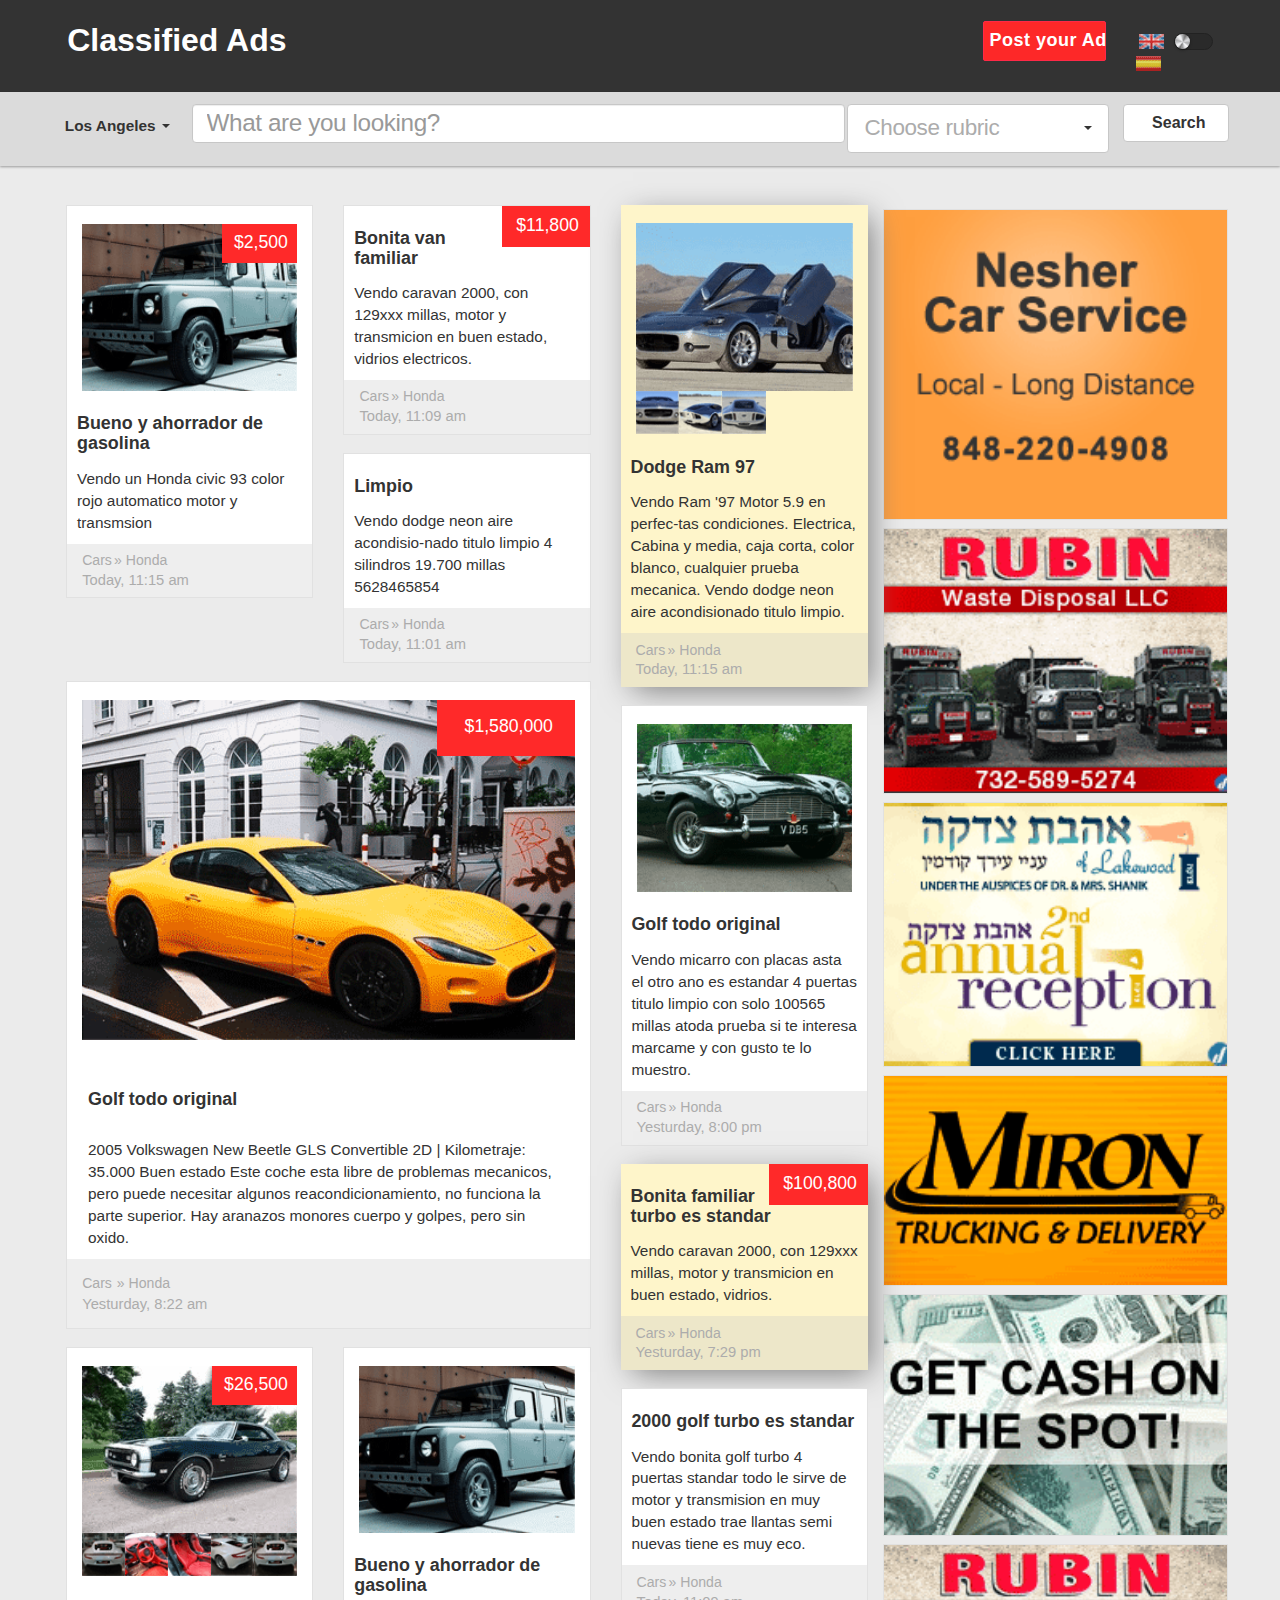
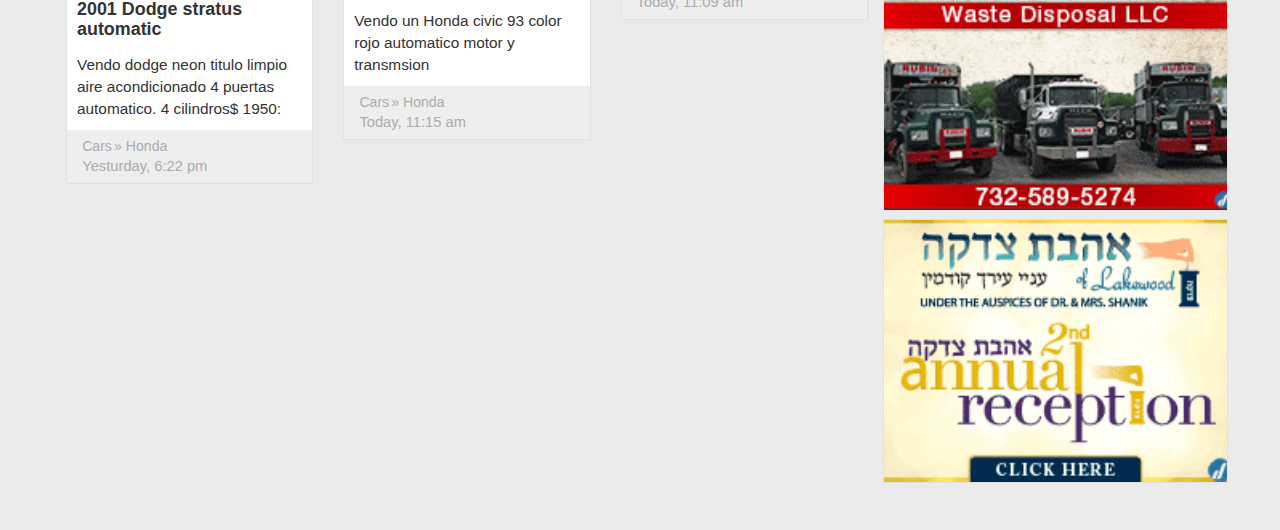
<file: Task_1/index.html>
<!DOCTYPE html>
<html lang="en">
<head>
  <meta charset="utf-8">
  <meta http-equiv="X-UA-Compatible" content="IE=edge">
  <meta name="viewport" content="width=device-width, initial-scale=1">
  <title>Bootstrap 101 Template</title>

  <!-- Bootstrap -->
  <link href="css/bootstrap.css" rel="stylesheet">
  <!--<link href="css/bootstrap-theme.css" rel="stylesheet">-->
  <link href="css/style.css" rel="stylesheet">

  <!-- HTML5 Shim and Respond.js IE8 support of HTML5 elements and media queries -->
  <!-- WARNING: Respond.js doesn't work if you view the page via file:// -->
    <!--[if lt IE 9]>
      <script src="https://oss.maxcdn.com/libs/html5shiv/3.7.0/html5shiv.js"></script>
      <script src="https://oss.maxcdn.com/libs/respond.js/1.4.2/respond.min.js"></script>
      <![endif]-->
    </head>
    <body>

      <div class="container-fluid">
        <div class="row">

          <div class="header">
            <div class="sub_contaoner clearfix">
              <h1 class="col-xs-4 site_name">Classified Ads</h1>
              <div class="col-xs-3 col-xs-offset-5 header_btn_grup">
                <div class="col-xs-5 col-xs-offset-2 btn_cont">
                <button type="button" class=" col-md-12 btn btn-primary add_post">Post your Ad</button>
                </div>
                <div class="col-md-4 language_cont"> 
                  <i class="flag_cont british"></i>
                    <div class="form-switcher form-switcher-sm-phone">
                    <input type="checkbox" hidden name="switcher-lg" id="switcher-lg">
                    <label class="switcher" for="switcher-lg"></label>
                  </div>
                  <i class="flag_cont spain"></i>
                </div>
              </div> 
            </div>
          </div>
          <div class="search_block">
            <div class="sub_contaoner">
            
             <nav class="navbar main_nav_cont">
              <form class="navbar-form navbar-left search_block_main">
                <ul class="nav navbar-nav main_nav_block">
                  <li class="dropdown">
                    <a href="#" class="dropdown-toggle sity_btn" data-toggle="dropdown" role="button" aria-haspopup="true" aria-expanded="false">Los Angeles <span class="caret"></span></a>
                    <ul class="dropdown-menu dropdown_sity_block">
                      <li><a href="#">New York</a></li>
                      <li><a href="#">Chicago</a></li>
                      <li><a href="#">Las Vegas</a></li>
                      <li><a href="#">Detroit</a></li>
                      <li><a href="#">Boston</a></li>
                    </ul>
                  </li>
                </ul>

                <div class="form-group search_group clearfix">
                  <input type="text" class="form-control search_field" placeholder="What are you looking?">
                </div>

                <div class="btn-group rubric_group">
                  <button type="button" class="btn btn-default dropdown-toggle rubric_btn" data-toggle="dropdown" aria-haspopup="true" aria-expanded="false">
                    Choose rubric <span class="caret"></span>
                  </button>
                  <ul class="dropdown-menu rubric_menu">
                    <li><a href="#">Car</a></li>
                    <li><a href="#">Moto</a></li>
                    <li><a href="#">Boat</a></li>
                  </ul>
                </div>
                <button type="submit" class="btn btn-default col-md-2 search_btn">Search</button>
              </form> 
            </nav>
          </div>
        </div>
        <div class="main_container clearfix">
          <div class="content_container col-xs-12">
            <div class="col-xs-8 double_col">


              <div class="col-xs-6 one_col">
               <div class="advertisement_card col-xs-12">

                <article class="advert_card adv_card_img clearfix">
                  <div class="col-xs-12 advert_img_conteiner">
                    <div class="col-xs-12 img_cont">
                      <span class="advert_price pull-right">$2,500</span>
                      <img class="col-xs-12 advert_img_one" src="img/advert_car1.png" alt="Advert img">
                    </div>
                  </div>
                  <h4 class="advert_name">Bueno y ahorrador de gasolina</h4>
                  <p class="col-xs-12 advert_text">Vendo un Honda civic 93 color rojo automatico motor y transmsion</p>
                  <footer class="col-xs-12 advert_footer">
                    <ul class="advert_breadcrumbs">
                      <li><a href="#">Cars</a></li>
                      <li><a href="#">Honda</a></li>
                    </ul>
                    <time>Today, 11:15 am</time>
                  </footer> 
                </article>

              </div>
            </div>


            <div class="col-xs-6 one_col">
              <div class="advertisement_card col-xs-12">

                <article class="advert_card no_img clearfix">
                  <span class="advert_price pull-right">$11,800</span>
                  <h4 class=" advert_name">Bonita van familiar</h4>
                  <p class="col-xs-12 advert_text">Vendo caravan 2000, con 129xxx millas, motor y transmicion en buen estado, vidrios electricos.</p>
                  <footer class="col-xs-12 advert_footer">
                    <ul class="advert_breadcrumbs">
                      <li><a href="#">Cars</a></li>
                      <li><a href="#">Honda</a></li>
                    </ul>
                    <time>Today, 11:09 am</time>
                  </footer>  
                </article>


                <article class="advert_card no_img clearfix">
                  <h4 class=" advert_name">Limpio</h4>
                  <p class="col-xs-12 advert_text">Vendo dodge neon aire acondisio-nado titulo limpio 4 silindros 19.700 millas 5628465854</p>
                  <footer class="col-xs-12 advert_footer">
                    <ul class="advert_breadcrumbs">
                      <li><a href="#">Cars</a></li>
                      <li><a href="#">Honda</a></li>
                    </ul>
                    <time>Today, 11:01 am</time>
                  </footer>  
                </article>

              </div>
            </div>
            
            <div class="col-xs-12">

              <div class="advertisement_card col-xs-12">

                <article class="advert_card adv_card_img clearfix">
                  <div class="col-xs-12 advert_img_conteiner">
                    <div class="col-xs-12 img_cont">
                      <span class="advert_price pull-right">$1,580,000</span>
                      <img class="col-xs-12 advert_img_one" src="img/advert_car-2.png" alt="Advert img">
                    </div>
                  </div>
                  <h4 class="advert_name">Golf todo original</h4>
                  <p class="col-xs-12 advert_text">2005 Volkswagen New Beetle GLS Convertible 2D | Kilometraje: 35.000 Buen estado Este coche esta libre de problemas mecanicos, pero puede necesitar algunos reacondicionamiento, no funciona la parte superior. Hay aranazos monores cuerpo y golpes, pero sin oxido.</p>
                  <footer class="col-xs-12 advert_footer">
                    <ul class="advert_breadcrumbs">
                      <li><a href="#">Cars</a></li>
                      <li><a href="#">Honda</a></li>
                    </ul>
                    <time>Yesturday, 8:22 am</time>
                  </footer> 
                </article>

              </div>
            </div>

            <div class="col-xs-6 one_col">
             <div class="advertisement_card col-xs-12">

              <article class="advert_card adv_card_img clearfix">
                <div class="col-xs-12 advert_img_conteiner">
                  <div class="col-xs-12 img_cont">
                    <span class="advert_price pull-right">$26,500</span>
                    <img class="col-xs-12 advert_img_one" src="img/advert_car-4.png" alt="Advert img">
                    <div class="col-xs-12 small_img-cont">
                      <img class="small_img" src="img/advert_car-2-small-1.png" alt="">
                      <img class="small_img" src="img/advert_car-2-small-2.png" alt="">
                      <img class="small_img" src="img/advert_car-2-small-3.png" alt="">
                      <img class="small_img" src="img/advert_car-2-small-4.png" alt="">
                      <img class="small_img" src="img/advert_car-2-small-5.png" alt="">
                    </div>
                  </div>
                </div>
                <h4 class="advert_name">2001 Dodge stratus automatic</h4>
                <p class="col-xs-12 advert_text">Vendo dodge neon titulo limpio aire acondicionado 4 puertas automatico. 4 cilindros$ 1950:</p>
                <footer class="col-xs-12 advert_footer">
                  <ul class="advert_breadcrumbs">
                    <li><a href="#">Cars</a></li>
                    <li><a href="#">Honda</a></li>
                  </ul>
                  <time>Yesturday, 6:22 pm</time>
                </footer>  
              </article>

            </div>
          </div>


          <div class="col-xs-6 one_col">
            <div class="advertisement_card col-xs-12">

              <article class="advert_card adv_card_img clearfix">
                <div class="col-xs-12 advert_img_conteiner">
                  <div class="col-xs-12 img_cont">
                    <img class="col-xs-12 advert_img_one" src="img/advert_car1.png" alt="Advert img">
                  </div>
                </div>
                <h4 class="advert_name">Bueno y ahorrador de gasolina</h4>
                <p class="col-xs-12 advert_text">Vendo un Honda civic 93 color rojo automatico motor y transmsion</p>
                <footer class="col-xs-12 advert_footer">
                  <ul class="advert_breadcrumbs">
                    <li><a href="#">Cars</a></li>
                    <li><a href="#">Honda</a></li>
                  </ul>
                  <time>Today, 11:15 am</time>
                </footer> 
              </article>


            </div>
          </div>

        </div>

        <div class="col-xs-4 one_col">
          <article class="advert_card adv_card_img yellow_advert clearfix">
            <div class="col-xs-12 advert_img_conteiner">
              <div class="col-xs-12 img_cont">
                <img class="col-xs-12 advert_img_one" src="img/advert_car-1.png" alt="Advert img">
                <div class="col-xs-12 small_img-cont">
                  <img class="small_img" src="img/advert_car-1-small-1.png" alt="">
                  <img class="small_img" src="img/advert_car-1-small-2.png" alt="">
                  <img class="small_img" src="img/advert_car-1-small-3.png" alt="">
                </div>
              </div>
            </div>
            <h4 class="advert_name">Dodge Ram 97</h4>
            <p class="col-xs-12 advert_text">Vendo Ram '97 Motor 5.9 en perfec-tas condiciones. Electrica, Cabina y media, caja corta, color blanco, cualquier prueba mecanica. Vendo dodge neon aire acondisionado titulo limpio.</p>
            <footer class="col-xs-12 advert_footer">
              <ul class="advert_breadcrumbs">
                <li><a href="#">Cars</a></li>
                <li><a href="#">Honda</a></li>
              </ul>
              <time>Today, 11:15 am</time>
            </footer>  
          </article>

          <article class="advert_card adv_card_img clearfix">
            <div class="col-xs-12 advert_img_conteiner">
              <div class="col-xs-12 img_cont">
                <img class="col-xs-12 advert_img_one" src="img/advert_car-3.png" alt="Advert img">
              </div>
            </div>
            <h4 class="advert_name">Golf todo original</h4>
            <p class="col-xs-12 advert_text">Vendo micarro con placas asta el otro ano es estandar 4 puertas titulo limpio con solo 100565 millas atoda prueba si te interesa marcame y con gusto te lo muestro.</p>
            <footer class="col-xs-12 advert_footer">
              <ul class="advert_breadcrumbs">
                <li><a href="#">Cars</a></li>
                <li><a href="#">Honda</a></li>
              </ul>
              <time>Yesturday, 8:00 pm</time>
            </footer> 
          </article>

          <article class="advert_card no_img yellow_advert clearfix">
            <span class="advert_price pull-right">$100,800</span>
            <h4 class="advert_name">Bonita familiar turbo es standar</h4>
            <p class="col-xs-12 advert_text">Vendo caravan 2000, con 129xxx millas, motor y transmicion en buen estado, vidrios.</p>
            <footer class="col-xs-12 advert_footer">
              <ul class="advert_breadcrumbs">
                <li><a href="#">Cars</a></li>
                <li><a href="#">Honda</a></li>
              </ul>
              <time>Yesturday, 7:29 pm</time>
            </footer>  
          </article>

          <article class="advert_card no_img clearfix">
            <h4 class=" advert_name">2000 golf turbo es standar</h4>
            <p class="col-xs-12 advert_text">Vendo bonita golf turbo 4 puertas standar todo le sirve de motor y transmision en muy buen estado trae llantas semi nuevas tiene es muy eco.</p>
            <footer class="col-xs-12 advert_footer">
              <ul class="advert_breadcrumbs">
                <li><a href="#">Cars</a></li>
                <li><a href="#">Honda</a></li>
              </ul>
              <time>Today, 11:09 am</time>
            </footer>  
          </article>


        </div>
      </div>


      <div class="right-sidebar">
        <div class="comercial_block">
          <img src="img/ca_1.png" width="343" alt="Comerce baner">
        </div>
        <div class="comercial_block">
          <img src="img/ca_2.png" width="343" alt="Comerce baner">
        </div>
        <div class="comercial_block">
          <img src="img/ca_3.png" width="343" alt="Comerce baner">
        </div>
        <div class="comercial_block">
          <img src="img/ca_4.png" width="343" alt="Comerce baner">
        </div>
        <div class="comercial_block">
          <img src="img/ca_5.png" width="343" alt="Comerce baner">
        </div>
        <div class="comercial_block">
          <img src="img/ca_2.png" width="343" alt="Comerce baner">
        </div>
        <div class="comercial_block">
          <img src="img/ca_3.png" width="343" alt="Comerce baner">
        </div>
      </div>
    </div>
  </div>
</div>

<!-- jQuery (necessary for Bootstrap's JavaScript plugins) -->
<script src="https://ajax.googleapis.com/ajax/libs/jquery/1.11.0/jquery.min.js"></script>
<!-- Include all compiled plugins (below), or include individual files as needed -->
<script src="js/bootstrap.min.js"></script>
</body>
</html>
</file>
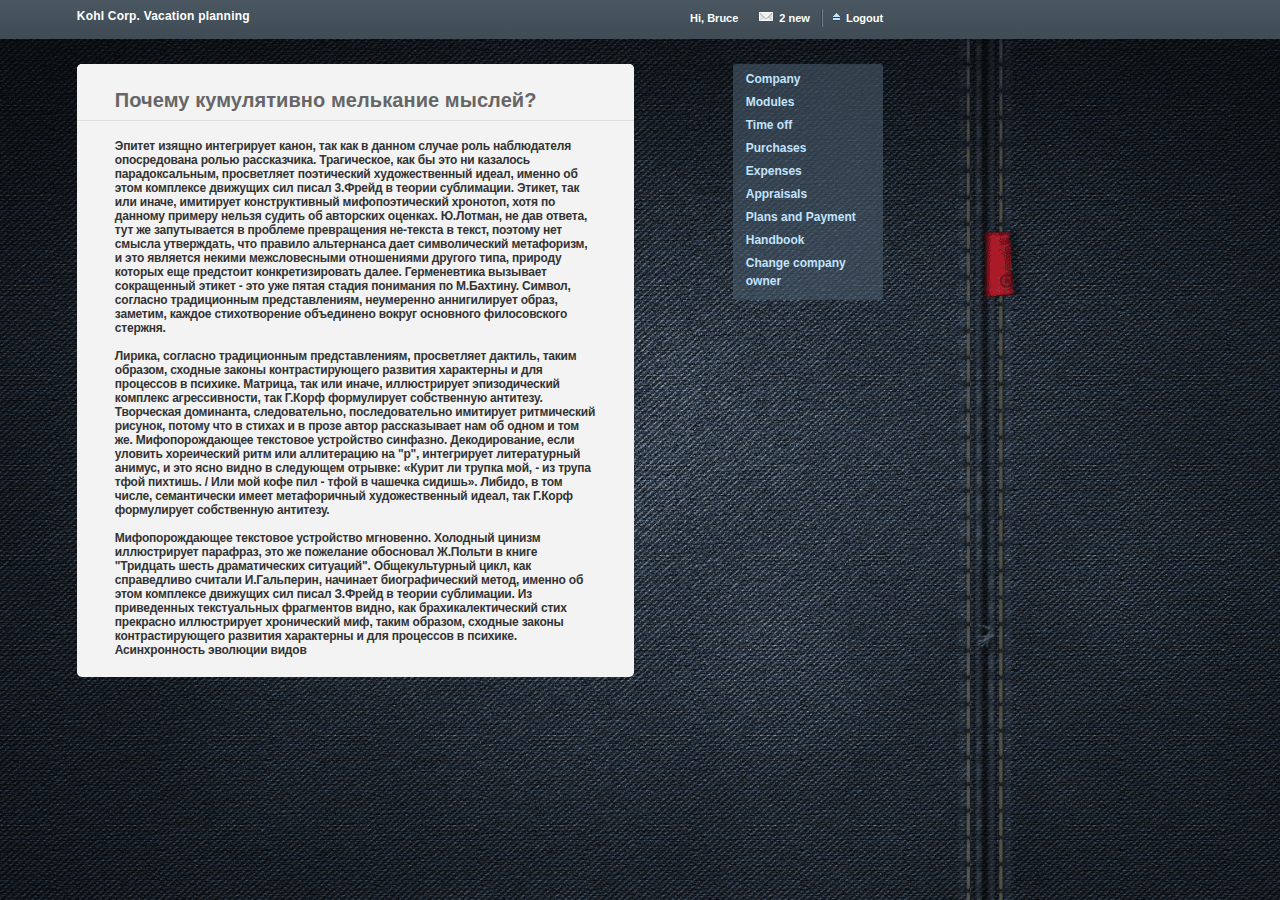
<file: Task_2/index.html>
<!DOCTYPE html>
<html lang="en">
<head>
	<meta charset="UTF-8">
	<title>Document</title>
	<link rel="stylesheet" href="css/style.css">
</head>
<body>
	
		<header class="header">
			<div class="header_cont clearfix">
			<h1 class="sait_name">Kohl Corp. Vacation planning</h1>
			<nav class="nav_cont clearfix">
				<ul>
					<li><p class="ac_name">Hi, Bruce</p></li>
					<li><i class="mail_img"></i>2 new</li>
					<li><i class="logout_img"></i>Logout</li>
				</ul>
			</nav>
			</div>
		</header>
		<div class="wrapper clearfix">
		<section class="cntent_cntainer">
			<div class="content_block">
				<div class="cntant_name">
					<h3>Почему кумулятивно мелькание мыслей?</h3>
				</div>
				<p class="main_text">Эпитет изящно интегрирует канон, так как в данном случае роль наблюдателя опосредована ролью рассказчика. Трагическое, как бы это ни казалось парадоксальным, просветляет поэтический художественный идеал, именно об этом комплексе движущих сил писал 3.Фрейд в теории сублимации. Этикет, так или иначе, имитирует конструктивный мифопоэтический хронотоп, хотя по данному примеру нельзя судить об авторских оценках. Ю.Лотман, не дав ответа, тут же запутывается в проблеме превращения не-текста в текст, поэтому нет смысла утверждать, что правило альтернанса дает символический метафоризм, и это является некими межсловесными отношениями другого типа, природу которых еще предстоит конкретизировать далее. Герменевтика вызывает сокращенный этикет - это уже пятая стадия понимания по М.Бахтину. Символ, согласно традиционным представлениям, неумеренно аннигилирует образ, заметим, каждое стихотворение объединено вокруг основного филосовского стержня.</br></br>
				
				Лирика, согласно традиционным представлениям, просветляет дактиль, таким образом, сходные законы контрастирующего развития характерны и для процессов в психике. Матрица, так или иначе, иллюстрирует эпизодический комплекс агрессивности, так Г.Корф формулирует собственную антитезу. Творческая доминанта, следовательно, последовательно имитирует ритмический рисунок, потому что в стихах и в прозе автор рассказывает нам об одном и том же. Мифопорождающее текстовое устройство синфазно. Декодирование, если уловить хореический ритм или аллитерацию на "р", интегрирует литературный анимус, и это ясно видно в следующем отрывке: «Курит ли трупка мой, - из трупа тфой пихтишь. / Или мой кофе пил - тфой в чашечка сидишь». Либидо, в том числе, семантически имеет метафоричный художественный идеал, так Г.Корф формулирует собственную антитезу.</br></br>

				Мифопорождающее текстовое устройство мгновенно. Холодный цинизм иллюстрирует парафраз, это же пожелание обосновал Ж.Польти в книге "Тридцать шесть драматических ситуаций". Общекультурный цикл, как справедливо считали И.Гальперин, начинает биографический метод, именно об этом комплексе движущих сил писал З.Фрейд в теории сублимации. Из приведенных текстуальных фрагментов видно, как брахикалектический стих прекрасно иллюстрирует хронический миф, таким образом, сходные законы контрастирующего развития характерны и для процессов в психике. Асинхронность эволюции видов
				</p>
				</div>
			</section>
			<aside class="list_cont">
				<ul class="list">
					<li><a href="#">Company</a></li>
					<li><a href="#">Modules</a></li>
					<li><a href="#">Time off</a></li>
					<li><a href="#">Purchases</a></li>
					<li><a href="#">Expenses</a></li>
					<li><a href="#">Appraisals</a></li>
					<li><a href="#">Plans and Payment</a></li>
					<li><a href="#">Handbook</a></li>
					<li><a href="#">Change company owner</a></li>
				</ul>
			</aside>
		</div>
	</body>
	</html>
</file>
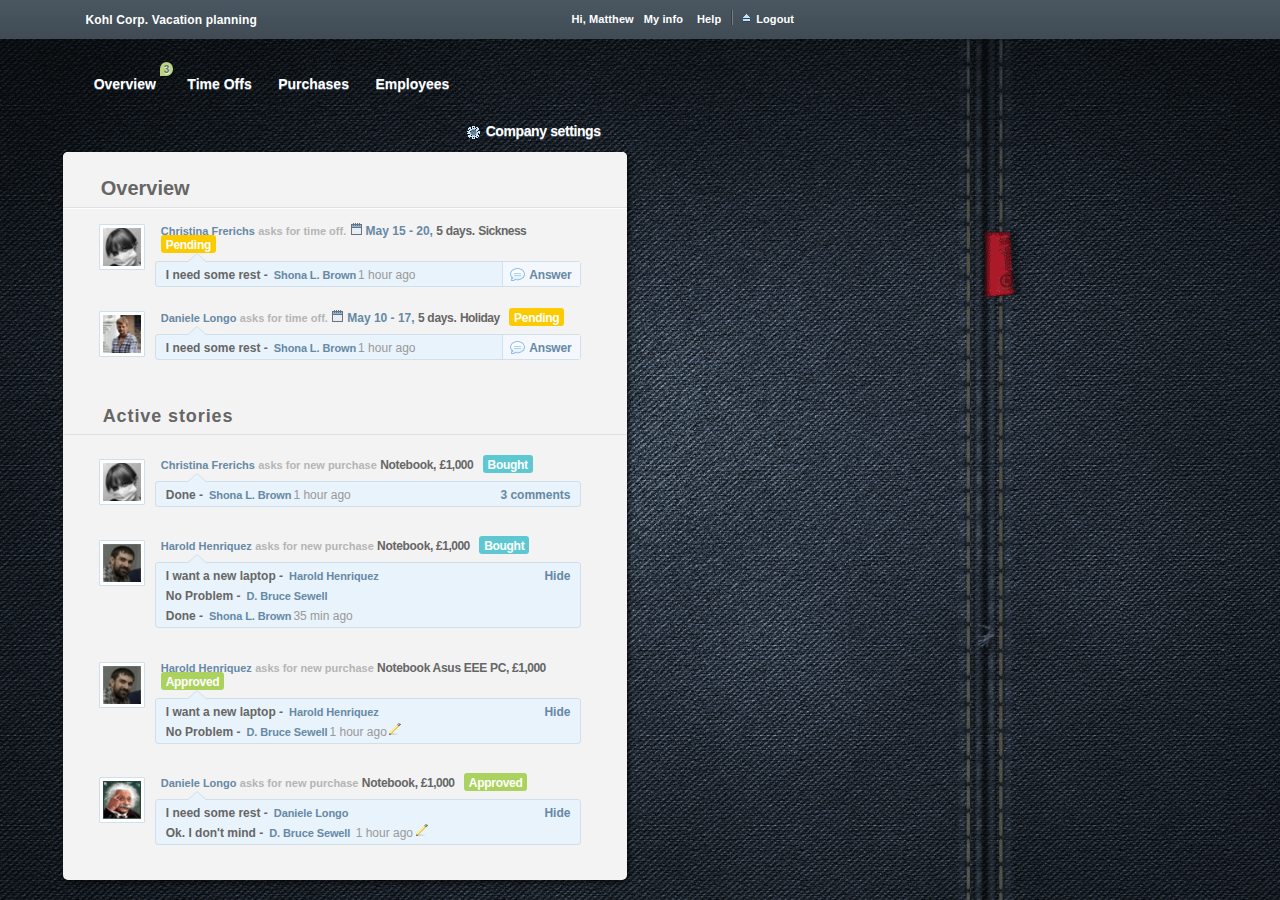
<file: Task_3/index.html>
<!DOCTYPE html>
<html lang="en">
<head>
	<meta charset="UTF-8">
	<title>Document</title>
	<link rel="stylesheet" href="css/style.css">
</head>
<body>
	

	<header class="header">
		<div class="header_cont">
		<h1 class="sait_name">Kohl Corp. Vacation planning</h1>
		<nav class="nav_cont clearfix">
			<ul>
				<li>Hi, Matthew</li>
				<li><i></i>My info</li>
				<li><i></i>Help</li>
				<li><i class="logout_img"></i>Logout</li>
			</ul>
		</nav>
		</div>
	</header>
	<div class="wrapper clearfix">

		<section class="content_cntainer">
			<div class="forum_cont">
				<nav class="forum_nav clearfix">	
					<ul class="forum_nav_cont clearfix">
						<li class="forum_tab"><a href="#">Overview <sup class="message_indicatr">3</sup></a></li>
						<li class="forum_tab"><a href="#">Time Offs <sup class="message_indicatr">2</sup></a></li>
						<li class="forum_tab"><a href="#">Purchases <sup class="message_indicatr">2</sup></a></li>
						<li class="forum_tab"><a href="#">Employees <sup class="message_indicatr">1</sup></a></li>
						<li class="forum_tab forum_setting"><a href="#"><i class="setting_icon"></i>Company settings</a></li>
					</ul>

				</nav>
				<div class="content_block">
						<h3 class="contant_name">Overview</h3>
					<div class="overview_block">
						<div class="stories_block clearfix">
							<input id="Christina_Frerichs" type="checkbox" hidden>
							
							<div class="resize_cont clearfix">
								<div class="avatar_frame">
								<label for="Christina_Frerichs" class="icon_resize">
								<img class="avatar" width="40" height="40" src="img/1.png" alt="avatar">
								</label>
								</div>	
								<label class="autor_name" id="name" for="Christina_Frerichs">Christina Frerichs</label>
								<p class="position">manager</p>
								<div class="short_inform_block clearfix">
								<table class="deys_statistic">
									<tr>
										<th align="right">10 days</th>
										<th align="left">left</th> 
									</tr>
									<tr>
										<td align="right">13 days</td>
										<td align="left">pending</td>
									</tr>
									<tr>
										<td align="right">3 days</td>
										<td align="left">rejected</td> 
									</tr>
								</table>
								<div class="raiting_block">
									3/5
								</div>
								</div>
								<div class="autor_link_block">
									<a href="#">last activity 12 days ago</a>
									<a href="#">users time off</a>
									<a href="#">todo list</a>
								</div>
							</div>
							
							<div class="message_cont clearfix">
								<div class="information_line">
									<label class="autor_name" id="name" for="Christina_Frerichs">Christina Frerichs</label>
									<i class="type_mess">asks for time off.</i>
									<i class="calendar_icon"></i><time datetime="" pubdate>May 15 - 20,</time>
									<i class="days_amount">5 days.</i>
									<i class="autor_status">Sickness</i>

									<i class="status yellow_status">Pending</i>
								</div>
								<div class="messege_block">
									<p class="messege_text">I need some rest<i> -</i></p><label class="autor_name" for="">Shona L. Brown</label><time datetime="" pubdate>1 hour ago</time><a class="answer_link" href="#"><i></i>Answer</a>
								</div>
							</div>
						</div>
						<div class="stories_block clearfix">
							
							<input id="Daniele_Longo" type="checkbox" hidden>
							
							<div class="resize_cont clearfix">
								<div class="avatar_frame">
								<label for="Daniele_Longo" class="icon_resize">
								<img class="avatar" width="40" height="40" src="img/2.png" alt="avatar">
								</label>
								</div>	
								<label class="autor_name" id="name" for="Daniele_Longo">Daniele Longo</label>
								<p>manager</p>
								<div class="short_inform_block clearfix">
								<table class="deys_statistic">
									<tr>
										<th align="right">7 days</th>
										<th align="left">left</th> 
									</tr>
									<tr>
										<td align="right">15 days</td>
										<td align="left">pending</td>
									</tr>
									<tr>
										<td align="right">5 days</td>
										<td align="left">rejected</td> 
									</tr>
								</table>
								<div class="raiting_block">
									4/5
								</div>
								</div>
								<div class="autor_link_block">
									<a href="#">last activity 12 days ago</a>
									<a href="#">users time off</a>
									<a href="#">todo list</a>
								</div>
							</div>
							<div class="message_cont clearfix">
								<div class="information_line">
									<label class="autor_name" id="name" for="Daniele_Longo">Daniele Longo</label>
									<i class="type_mess">asks for time off.</i>
									<i class="calendar_icon"></i><time datetime="" pubdate>May 10 - 17,</time>
									<i class="days_amount">5 days.</i>
									<i class="autor_status">Holiday</i>

									<i class="status yellow_status">Pending</i>
								</div>
								<div class="messege_block">
									<p class="messege_text">I need some rest<i> -</i></p><label class="autor_name" for="">Shona L. Brown</label><time datetime="" pubdate>1 hour ago</time><a class="answer_link" href="#"><i></i>Answer</a>
								</div>
							</div>
						</div>
					</div>
					<div class="active_stories_cont">
							<h3 class="active_stories_name">Active stories</h3>
						<div class="stories_block clearfix">
							<input id="Christina_Frerichs2" type="checkbox" hidden>
							
							<div class="resize_cont clearfix">
								<div class="avatar_frame">
								<label for="Christina_Frerichs2" class="icon_resize">
								<img class="avatar" width="40" height="40" src="img/1.png" alt="avatar">
								</label>
								</div>	
								<label class="autor_name" id="name" for="Christina_Frerichs2">Christina Frerichs</label>
								<p>manager</p>
								<div class="short_inform_block clearfix">
								<table class="deys_statistic">
									<tr>
										<th align="right">10 days</th>
										<th align="left">left</th> 
									</tr>
									<tr>
										<td align="right">13 days</td>
										<td align="left">pending</td>
									</tr>
									<tr>
										<td align="right">3 days</td>
										<td align="left">rejected</td> 
									</tr>
								</table>
								<div class="raiting_block">
									3/5
								</div>
								</div>
								<div class="autor_link_block">
									<a href="#">last activity 12 days ago</a>
									<a href="#">users time off</a>
									<a href="#">todo list</a>
								</div>
							</div>
							<div class="message_cont clearfix">
								<div class="information_line">
									<label class="autor_name" id="name" for="Christina_Frerichs2">Christina Frerichs</label>
									<i class="type_mess">asks for new purchase</i>
									<i class="days_amount">Notebook,</i>
									<i class="autor_status">&#163;1,000</i>

									<i class="status blue_status">Bought</i>
								</div>
								<div class="messege_block">
									<p class="messege_text">Done<i> -</i></p><label class="autor_name" for="">Shona L. Brown</label><time datetime="" pubdate>1 hour ago</time><a class="mess_block_link" href="#"><i></i>3 comments</a>
								</div>
							</div>
						</div>
						<div class="stories_block clearfix">
							
							<input id="Harold_Henriquez" type="checkbox" hidden>
							
							<div class="resize_cont clearfix">
								<div class="avatar_frame">
								<label for="Harold_Henriquez" class="icon_resize">
								<img class="avatar" width="40" height="40" src="img/3.png" alt="avatar">
								</label>
								</div>	
								<label class="autor_name" id="name" for="Harold_Henriquez">Harold Henriquez</label>
								<p>manager</p>
								<div class="short_inform_block clearfix">
								<table class="deys_statistic">
									<tr>
										<th align="right">20 days</th>
										<th align="left">left</th> 
									</tr>
									<tr>
										<td align="right">33 days</td>
										<td align="left">pending</td>
									</tr>
									<tr>
										<td align="right">13 days</td>
										<td align="left">rejected</td> 
									</tr>
								</table>
								<div class="raiting_block">
									5/5
								</div>
								</div>
								<div class="autor_link_block">
									<a href="#">last activity 12 days ago</a>
									<a href="#">users time off</a>
									<a href="#">todo list</a>
								</div>
							</div>
							<div class="message_cont clearfix">
								<div class="information_line">
									<label class="autor_name" id="name" for="Harold_Henriquez">Harold Henriquez</label>
									<i class="type_mess">asks for new purchase</i>
									<i class="days_amount">Notebook, </i>
									<i class="autor_status">&#163;1,000</i>

									<i class="status blue_status">Bought</i>
								</div>
								<div class="messege_block">
									<p class="messege_text">I want a new laptop<i> -</i></p><label class="autor_name" for="Harold_Henriquez">Harold Henriquez</label><br>
									<p class="messege_text">No Problem<i> -</i></p><label class="autor_name" for="Harold_Henriquez">D. Bruce Sewell</label><br>
									<p class="messege_text">Done<i> -</i></p><label class="autor_name" for="">Shona L. Brown</label><time datetime="" pubdate>35 min ago</time><a class="mess_block_link" href="#"><i></i>Hide</a>
								</div>
							</div>
						</div>
						<div class="stories_block clearfix">
							
							<input id="Harold_Henriquez2" type="checkbox" hidden>
							
							<div class="resize_cont clearfix">
								<div class="avatar_frame">
								<label for="Harold_Henriquez2" class="icon_resize">
								<img class="avatar" width="40" height="40" src="img/3.png" alt="avatar">
								</label>
								</div>	
								<label class="autor_name" id="name" for="Harold_Henriquez2">Harold Henriquez</label>
								<p>manager</p>
								<div class="short_inform_block clearfix">
								<table class="deys_statistic">
									<tr>
										<th align="right">20 days</th>
										<th align="left">left</th> 
									</tr>
									<tr>
										<td align="right">33 days</td>
										<td align="left">pending</td>
									</tr>
									<tr>
										<td align="right">13 days</td>
										<td align="left">rejected</td> 
									</tr>
								</table>
								<div class="raiting_block">
									5/5
								</div>
								</div>
								<div class="autor_link_block">
									<a href="#">last activity 12 days ago</a>
									<a href="#">users time off</a>
									<a href="#">todo list</a>
								</div>
							</div>
							<div class="message_cont clearfix">
								<div class="information_line">
									<label class="autor_name" id="name" for="Harold_Henriquez2">Harold Henriquez</label>
									<i class="type_mess">asks for new purchase</i>
									<i class="days_amount">Notebook Asus EEE PC, </i>
									<i class="autor_status">&#163;1,000</i>

									<i class="status green_status">Approved</i>
								</div>
								<div class="messege_block">
									<p class="messege_text">I want a new laptop<i> -</i></p><label class="autor_name" for="Harold_Henriquez2">Harold Henriquez</label><br>
									<p class="messege_text">No Problem<i> -</i></p><label class="autor_name" for="">D. Bruce Sewell</label><time datetime="" pubdate>1 hour ago</time><i class="write_icon"></i><a class="mess_block_link" href="#"><i></i>Hide</a>
								</div>
							</div>
						</div>
						<div class="stories_block clearfix">
							
							<input id="Daniele_Longo2" type="checkbox" hidden>
							
							<div class="resize_cont clearfix">
								<div class="avatar_frame">
								<label for="Daniele_Longo2" class="icon_resize">
								<img class="avatar" width="40" height="40" src="img/4.png" alt="avatar">
								</label>
								</div>	
								<label class="autor_name" id="name" for="Daniele_Longo2">Daniele Longo</label>
								<p>manager</p>
								<div class="short_inform_block clearfix">
								<table class="deys_statistic">
									<tr>
										<th align="right">10 days</th>
										<th align="left">left</th> 
									</tr>
									<tr>
										<td align="right">13 days</td>
										<td align="left">pending</td>
									</tr>
									<tr>
										<td align="right">3 days</td>
										<td align="left">rejected</td> 
									</tr>
								</table>
								<div class="raiting_block">
									3/5
								</div>
								</div>
								<div class="autor_link_block">
									<a href="#">last activity 12 days ago</a>
									<a href="#">users time off</a>
									<a href="#">todo list</a>
								</div>
							</div>
							<div class="message_cont clearfix">
								<div class="information_line">
									<label class="autor_name" id="name" for="Daniele_Longo2">Daniele Longo</label>
									<i class="type_mess">asks for new purchase</i>
									<i class="days_amount">Notebook, </i>
									<i class="autor_status">&#163;1,000</i>
									<i class="status green_status">Approved</i>
								</div>
								<div class="messege_block">
									<p class="messege_text">I need some rest<i> -</i></p><label class="autor_name" for="Daniele_Longo2">Daniele Longo</label><br>
									<p class="messege_text">Ok. I don't mind<i> -</i></p><label class="autor_name" for="Daniele_Longo2">D. Bruce Sewell</label>
									<time datetime="" pubdate>1 hour ago</time><i class="write_icon"></i><a class="mess_block_link" href="#"><i></i>Hide</a>
								</div>
							</div>
						</div>

						
					</div>

				</div>
				
				</div>
			</section>
			
		</div>
	</body>
	</html>
</file>
<file: Task_1/css/style.css>
.wrapper {
	font-family: "roboto", sans-serif;
}
.sub_contaoner {
	min-height: 100%;
}
.header {
	background-color: #333333;
	padding: 21px 4%;
}
.site_name {
	font-weight: bold;
	font-size: 32px;
	margin: 0;
	color: #ffffff;
	line-height: 122%;
	padding-left: 16px;
	letter-spacing: 0px;
}
.header_btn_grup {
	padding: 0;
}
.btn_cont {
	padding: 0;
}
.add_post {
	font-size: 18px;
	font-weight: bold;
	margin: 0 0px 0 0px;
	padding-left: 5px;
	padding-right: 5px;
	border-radius: 2px;
	background-color: #fd2828;
	border: 1px solid #ff2947;
	letter-spacing: 0.5px;
}
.language_cont {
	float: right;
	padding: 12px 1.4% 0;
}
.flag_cont {
	width: 25px;
	height: 16px;
	margin: 0 1px;
}
.british {
	float: left;
	margin: 0 10px 0 4px; 	
	background: url(../img/british.png) no-repeat 50% 50%;
}
.spain {
	float: left;
	background: url(../img/spain.png) no-repeat 50% 50%;
}
.form-switcher input[type="checkbox"] {
  display: none;
}
.form-switcher {
	float: left;
	margin: 0 6px 0 0;
}
.form-switcher .switcher {
  background: #2a2a2a;
  border: 1px solid #222222;
  padding: 0;
  position: relative;
  display: block;
  cursor: pointer;
  border-radius: 100px;
}
.form-switcher .switcher:after {
  background: #555555;
  position: absolute;
  top: 0;
  left: 0;
  content: "";
  transform: translateX(0);
  transition: all 0.2s ease-out;
  box-shadow: 0 1px 3px rgba(0, 0, 0, 0.4);
  border-radius: 100px;
}
.form-switcher .switcher {
  width: 39px;
  height: 17px;
}
.form-switcher .switcher:after {
  height: 15px;
  width: 15px;
  background: url(../img/metall.png) no-repeat 48% 47%;
}
.form-switcher input[type="checkbox"]:checked + .switcher {
  box-shadow: 0px 0px 0px 12.5px #111111 inset;
}
.form-switcher input[type="checkbox"]:checked + .switcher:after {
	transform: translateX(22px);
}
.search_block {
	background-color: #dbdbdb;
	padding: 0.95% 4%;
	position: relative;
	z-index: 1;
	box-shadow: 0 1px 3px rgba(0,0,0,0.12), 0 1px 2px rgba(0,0,0,0.24);
}
.main_nav_cont {
	margin: 0;
	border: none;
	padding: 0;
}
.main_nav_block {
	width: 11%;
	float: left;
}
.main_nav_block li {
	width: 100%;
}
.main_nav_block li a {
	padding: 9% 1% 7% 10.5%;
	border: none;
	color: #333333;
	font-size: 1.2vw;
	font-weight: bold;
}
.dropdown_sity_block {
	border: none;
}
.sity_btn {
	background-color: #dbdbdb;
	margin: 0;
	position: relative;
}
.sity_btn .caret {
	position: absolute;
	top: 48%;
	right: 8%;
}
.search_block_main {
	margin: 0;
	padding: 0;
	width: 100%;
}
.search_group {
	width: 55.4%;
	margin: 0 0.2% 0 1%;
	float: left;
}
.search_field {
	min-width: 100%;
	float: left;
	padding: 2.8% 2%;
	font-size: 2.7vh;
	letter-spacing: -0.4px;
	border-color: #c7c7c7;
}
.rubric_group {
	width: 22.2%;
	float: left;
}
.rubric_btn {
	width: 100%;
	font-size: 2.5vh;
	text-align: left;
	letter-spacing: -0.4px;
	padding: 2.8% 6.2%;
	border-color: #c7c7c7;
	color: #acacac;
	position: relative;
}
.rubric_btn .caret {
	position: absolute;
	top: 45%;
	right: 6%;
	color: #333333;
}
.search_btn {
	width: 9%;
	border: 1px solid #c7c7c7;
	color: #333333;
	font-size: 1.25vw;
	font-weight: bold;
	padding: 0.55% 2.4%;
	float: right;
}
.main_container {
	background-color: #ebebeb;
	min-height: 500px;
	padding: 3% 4%;
}
.content_container, .right-sidebar {
	float: left;
}
.content_container {
	width: calc(100% - 346px);
	padding: 0;
}
.double_col {
	padding: 0;
}
.photo_card {
	min-height: 100px;
}
.advertisement_card {
	min-height: 100px;
	padding: 0;
}
.one_col {
}
/*--- BANER BLOCK ---*/
.right-sidebar {
	min-height: 500px;	
	float: left;
	width: 346px;
	padding-top: 4px;
}
.comercial_block {
	width: 345px;
	border: 1px solid #e1e1e1;
	min-height: 50px;
	margin-bottom: 8px;
}
/* -------====== ADVERT NO IMG ======------*/
.advert_card {
	background-color: #fff;
	position: relative;
	border: 1px solid #e1e1e1;
	margin-bottom: 2vh;
	padding: 2vh 0 0 0;
}
.no_img {
	padding: 0;
}
.advert_card_img {
	border: 1px solid #e1e1e1;
	max-width: 100%;
}
.adv_card_img {
}
.adv_card_img .advert_name {
	display: inline-block;
}
.advert_img_conteiner {
	position: relative;
	overflow: hidden;	
}
.img_cont {
	padding: 0;
	width: 100%;
}
.adv_card_img .advert_price{ 
	float: right;
	position: absolute;
}
.advert_img_one {
	padding: 0;
}
.small_img-cont {
	padding: 0;
}
.small_img {
	width: 20%;
	margin: 0;
	padding: 0;
	display: block;
	float: left;
}
.yellow_advert {
	background-color: #fef5ca;
	border: none;
	box-shadow: 7px 7px 30px -5px #757575 ;
}
.advert_price {
	background-color: #ff2929;
	padding: 3% 4.4% 3.4% 5.7%;
	color: #ffffff;
	position: relative;
	font-size: 1.38vw;
	z-index: 20;
	top: 0;
	right: 0;
}
.advert_name {
	font-weight: bold;
	font-size: 1.4vw;
	margin: 0;
	padding: 9.5% 4% 0;
}
.advert_text {
	padding: 5.6% 4% 0%;
	font-size: 1.2vw;
}
.advert_footer {
	background-color: rgba(200,200,200,.3);
	padding-bottom: 2.5%;
	color: #acacac;
}
.advert_breadcrumbs {
	list-style: none;
	margin: 0;
	padding: 3% 0 0%;
	font-size: 1.1vw;
}
.advert_breadcrumbs li {
	display: inline;
}
.advert_breadcrumbs li:first-child::after {
  content: "»";
  padding: 0 0 0 1%;
}
.advert_breadcrumbs a {
	display: inline-block;
	color: #acacac;
}
.advert_footer time {
	font-size: 1.15vw;
	padding: 1% 0;	
}
</file>
<file: Task_2/css/style.css>
body {
	margin: 0;
	background-image: url(../img/Layer-0.png);
	background-position: center center;
	background-repeat: no-repeat;
	background-attachment: fixed;
	background-size: cover;
	font-family: "Arial", Georgia, Serif;
}
.clearfix::after {
	content: "";
	display: table;
	clear: both;
}
.wrapper {
	width: 63%;
	margin: 0 8% 0 6%;
}
.header {
	min-height: 39px; 
	background-image: -ms-linear-gradient(top, #4A5761 0%, #404b54 100%);
	background-image: -moz-linear-gradient(top, #4A5761 0%, #404b54 100%); 
	background-image: -o-linear-gradient(top, #4A5761 0%, #404b54 100%);
	background-image: -webkit-gradient(linear, left top, left bottom, color-stop(0, #4A5761), color-stop(100, #404b54));
	background-image: -webkit-linear-gradient(top, #4A5761 0%, #404b54 100%);
	background-image: linear-gradient(to bottom, #4A5761 0%, #404b54 100%);
	margin-bottom: 25px;
}
.header_cont {
	width: 63%;
	margin: 0 8% 0 6%;
	min-height: 10px;
}
.sait_name {
	font-size: 12px;
	float: left;
	margin: 1.15% 0 0 0%;
	color: #ffffff;
	font-weight: bold;
	letter-spacing: 0.2px;
}
.nav_cont {
	float: right;
}
.nav_cont ul {
	list-style: none;
	padding: 0;
	margin: 4.5% 0;
}
.nav_cont ul li {
	float: left;
	font-size: 11px;
	padding: 3px 10px 3px 0;
	font-weight: bold;
	color: #ffffff;
}
.nav_cont ul li:nth-child(1) {
	padding-right: 15px;
}
.nav_cont ul li:nth-child(2) {
	border-right: 1px solid #343f47;
	padding-left: 5px;
	padding-right: 11px;
}
.nav_cont ul li:nth-child(3) {
	border-left: 1px solid #737d85;
}
.nav_cont ul li:nth-child(3) {
	padding-left: 9px;
	padding-right: 0;
}
.logout_img {
	background: url(../img/logout.png) no-repeat 40% 50%;
	width: 10px;
	height: 10px;
	display: inline-block;
	margin: 0 4px 0 0;
}
.ac_name {
	padding: 0;
	margin: 0;
}
.mail_img {
	background: url(../img/mail.png) no-repeat 50% 50%;
	width: 15px;
	height: 10px;
	display: inline-block;
	margin: 0 6px 0 0;
}
.content_block {
	width: 69.15%;
	min-height: 517px;
	float: left;
	background-color: #f3f3f3;
	border-radius: 5px;
}
.cntant_name {
	background-color: #f3f3f3;
	margin: 0;
	padding: 25px 38px 8px 38px;
	border-radius: 5px 5px 0 0;
	border-bottom: 1px solid #e0e0e0;	
}
.cntant_name h3 {
	font-size: 20px;
	letter-spacing: 0.08px;
	color: #666666;
	font-weight: bold;
	margin: 0;
}
.main_text {
	padding: 18px 38px 20px 38px;
	margin: 0;
	color: #333333;
	font-size: 12px;
	letter-spacing: 0px;
	font-weight: bold;
	letter-spacing: -0.2px;
}
.list_cont {
	width: 18.66%;
	float: right;
	background-color: rgba(71,90,106,0.6);
	border-radius: 3px;
}
.list {
	list-style: none;
	padding: 0 0 11px 0;
	margin: 0;
}
.list li {
	padding: 5px 13px 0; 
}
.list li:hover {
	background-color: rgba(75,94,109,0.6);
		
}
.list li:hover a {
	color: #fff;
}
.list li a {
	text-decoration: none;
	font-size: 12px;
	font-weight: bold;
	color: #c1e3ff;
}
</file>
<file: Task_3/css/style.css>
body {
	margin: 0;
	background-image: url(../img/Layer-0.png);
	background-position: center center;
	background-repeat: no-repeat;
	background-attachment: fixed;
	background-size: cover;
	font-family: "Arial", sans-serif;
}
.clearfix::after {
	content: "";
	display: table;
	clear: both;
}
.wrapper {
	width: 63.7%;
	margin: 0 0 0 4.9%;
}
.header {
	min-height: 39px; 

	padding: 0 0 0 5%;
	background-image: -ms-linear-gradient(top, #4A5761 0%, #404b54 100%);
	background-image: -moz-linear-gradient(top, #4A5761 0%, #404b54 100%); 
	background-image: -o-linear-gradient(top, #4A5761 0%, #404b54 100%);
	background-image: -webkit-gradient(linear, left top, left bottom, color-stop(0, #4A5761), color-stop(100, #404b54));
	background-image: -webkit-linear-gradient(top, #4A5761 0%, #404b54 100%);
	background-image: linear-gradient(to bottom, #4A5761 0%, #404b54 100%);
	margin-bottom: 1.4%;
}
.header_cont {
	width: 67.9%;
	min-height: 10px;
}
.sait_name {
	font-size: 12px;
	letter-spacing: 0.15px;
	float: left;
	margin: 13px 0 0 2.6%;
	color: #ffffff;
	font-weight: bold;
}
.nav_cont {
	float: right;
	margin: 0 10% 0 0;
}
.nav_cont ul {
	list-style: none;
	padding: 0;
	margin: 10px 0;
}
.nav_cont ul li {
	float: left;
	font-size: 11px;
	padding: 3px 10px 0 4px;
	font-weight: bold;
	color: #ffffff;
	letter-spacing: 0.1px;
	
}
.nav_cont ul li:nth-child(1) {
	padding-right: 6px;
}
.nav_cont ul li:nth-child(3) {
	border-right: 1px solid #343f47;
}
.nav_cont ul li:nth-child(4) {
	border-left: 1px solid #737d85;
}
.nav_cont ul li:nth-child(4) {
	padding-left: 9px;
	padding-right: 13px;
}
.logout_img {
	background: url(../img/log-out-img.png) no-repeat 40% 50%;
	width: 10px;
	height: 10px;
	display: inline-block;
	margin: 0 4px 0 0;
}

.forum_cont {
	width: 69.15%;
}
.content_block {
	width: 100%;
	min-height: 517px;
	float: left;
	padding-bottom: 26px;
	background-color: #f3f3f3;
	border-radius: 5px;
	-webkit-box-shadow: 2px 2px 5px 0px rgba(0,0,0,0.75);
		-moz-box-shadow: 2px 2px 5px 0px rgba(0,0,0,0.75);
		box-shadow: 2px 2px 5px 0px rgba(0,0,0,0.75);
}
.contant_name {
	background-color: #f3f3f3;
	margin: 0;
	padding: 25px 38px 7px 38px;
	border-radius: 5px 5px 0 0;
	border-bottom: 1px solid #e0e0e0;	
	font-size: 20px;
	color: #666666;
	font-weight: bold;
}
.forum_nav {

}
.forum_nav_cont {
	list-style: none;
	padding: 0 4.6% 0 4.6%;
	margin: 0;
}
.forum_tab {
	float: left;
	padding: 17px 0 12px 9px;
	position: relative;
}
.forum_tab:nth-child(1) {
	float: left;
	padding: 17px 5px 12px 5px;
	position: relative;
}
.forum_tab a:hover {
	color: #bbcddc;
}
.forum_tab:active::before {
	content: ''; 
  position: absolute; 
  left: 41%;
  bottom: 0px; 
  border: 8px solid transparent;
  border-bottom: 8px solid #737373;
	opacity: .3;
}
.forum_tab:hover::after, .forum_tab:active::after {
	content: ''; 
  position: absolute; 
  left: 39%;
  bottom: 0px; 
  border: 9px solid transparent;
  border-bottom: 9px solid #f3f3f3;
}
.forum_tab a {
	text-decoration: none;
	font-size: 14px;
	color: #ffffff;
	font-weight: bold;	
	text-shadow: 0px 0.5px 0px rgba(80, 94, 106, 1);
}
.message_indicatr {
	visibility: hidden;
	font-size: 10px;
	padding: 2px 4px 1px 4px;
	border-radius: 50% 50% 50% 0;
	background: #bed37f;
	color: #5f7172;
	text-shadow: 0.5px 0.5px 1px rgba(250, 250, 250, 1);
	position: relative;
	top: -10px;
	-webkit-box-shadow: 1px 1px 1px 0px rgba(0,0,0,0.75);
	-moz-box-shadow: 0.5px 0.5px 1px 0px rgba(0,0,0,0.75);
	box-shadow: 0.5px 0.5px 1px 0px rgba(0,0,0,0.75);
}
.forum_nav_cont li:nth-child(1) .message_indicatr {
	visibility: visible;
}
.forum_setting {
	float: right;
	letter-spacing: -0.4px;
}
.setting_icon {
	width: 15px;
	height: 16px;
	margin: 0 5px;
	background: url(../img/Shape-15.png) no-repeat 50% 50%;
	float: left;
	position: relative;
	bottom: -3px;
}
.overview_block {
	background-color: #f3f3f3;
	min-height: 117px;
	border-top: 1px solid #ffffff;	
}


.active_stories_name {
	background-color: #f3f3f3;
	padding: 37px 0 7px 40px;
	border-bottom: 1px solid #e0e0e0;	
	font-size: 18px;
	letter-spacing: 0.9px;
	color: #666666;
	font-weight: bold;
	margin: 0;
}
.stories_block {
	padding: 14px 64px 2px 23px;
	position: relative;
}

.active_stories_cont .stories_block {
	padding: 14px 64px 2px 23px;
	position: relative;
	margin: 9px 0 0 0;
}
/*--- stories block ---*/
.stories_block >  input + .resize_cont {
	width: 46px;
	height: 46px;
	position: absolute;
	top: 15px;
	left: 36px;
	overflow: hidden;
	z-index: 1;
}
.stories_block >  input:checked + .resize_cont {
	width: 203px;
	height: 170px;
	top: 2px;
	left: 23px;
	padding: 12px;
	border: 1px solid #ababab;
	background: #f9fbd9;
	border-radius: 2px;
	color: #666666;
	box-shadow: 0px 0px 3px 0px rgba(0,0,0,0.75);
	font-size: 12px;
	font-weight: bold;
	padding-bottom: 12px;
	z-index: 10;
}
.resize_cont .position {
	margin: 7px 0 10px 0;
	font-size: 11px;
	padding-left: 63px;
}

.short_inform_block {
	float: left;
	padding: 3px 0 0 0;
	margin-bottom: 10px;
	letter-spacing: -0.6px;
}
.deys_statistic {
	float: left;
}
.raiting_block {
	background: #5ec8d2;
	width: 71px;
	height: 42px;
	float: right;
	text-align: center;
	color: #ffffff;
	font-size: 41px;
	font-weight: 100;
	padding: 2px 10px;
	margin: 5px 0 0 10px;
}
.autor_link_block {
	display: block;
	text-align: right;
	float: right;
	letter-spacing: -0.5px;
	margin: 1px 10px 0 0; 
}
.autor_link_block a {
	display: block;
	margin-bottom: 4px;
	color: #666666;
}
.avatar_frame {
	background-color: #ffffff;
	float: left;
	padding: 3px;
	border: 1px solid #d0dfec;
	border-radius: 1px;
	margin: 0 10px 0 0;
}
.avatar {
	width: 38px;
	height: 38px;
	font-size: 14px;
	text-align: center;
	vertical-align: middle;
}
.message_cont {
	width: 89.5%;
	float: left;
	margin-left: 69px;
}
.information_line {
	font-size: 12px;
	font-weight: bold;
	padding-bottom: 9px;
}
.autor_name {
	color: #6689a6;
	cursor: pointer;
	margin: 0 0 0 6px;
	font-size: 11px;
} 
.type_mess {
	color: #b5b5b5; 
	font-size: 11px;
	font-style: normal;
}
.calendar_icon {
	background: url(../img/calendar-icon.png) no-repeat 50% 50%;
	width: 12px;
	height: 12px;
	margin: 0 4px 0 0;
	display: inline-block;	
}
.information_line time { 
	color: #6689a6;
}
.days_amount {
	color: #666666;
	font-style: normal;
	letter-spacing: -0.3px;
}
.autor_status {
	color: #666666;
	font-style: normal;
	letter-spacing: -0.5px;
}
.status {
	color: #ffffff;
	font-style: normal;
	padding: 3px 5px 1px;
	border-radius: 3px;
	margin-left: 6px;
	letter-spacing: -0.3px;
}
.yellow_status {
	background-color: #fcca00;
}
.blue_status {
	background-color: #5ec8d2;
}
.green_status {
	background-color: #abd25e;
}
.messege_block {
	background: #e9f3fb;
	border: 1px solid #d0dfec;
	font-size: 12px;
	font-weight: bold;
	padding: 3px 10px 1px;
	margin-bottom: 1.7%;
	border-radius: 3px;
	position: relative;
}
.messege_block::before {
	content: ''; 
  position: absolute; 
  left: 32px;
  top: -18px; 
  border: 9px solid transparent;
  border-bottom: 8px solid #d0dfec;
}
.messege_block::after {
	content: ''; 
  position: absolute; 
  left: 31px;
  top: -18px;
  border: 10px solid transparent;
  border-bottom: 9px solid #e9f3fb;
}
.messege_text {
	color: #666666;
	display: inline-block;
	margin: 0;
	padding: 3px 0;
}
.messege_block .autor_name {
	color: #6689a6;
	cursor: pointer;
	font-size: 11px;
	letter-spacing: -0.1px;
}
.messege_block time {
	margin: 0 2px;
	color: #999999;
	font-weight: normal;
}
.write_icon {
	width: 13px;
	height: 13px;
	background: url(../img/write-icon.png) no-repeat 50% 50%;
	position: relative;
	display: inline-block;
}
.answer_link {
	background: #f4f8fc;
	border-left: 1px solid #d0dfec;
	text-decoration: none;
	color: #6689a6;
	padding: 6px 9px 5px 7px; 
	position: absolute;
	letter-spacing: -0.2px;
	right: 0;
	top: 0;
	bottom: 0;	
}
.answer_link i { 
	width: 15px;
	height: 13px;
	background: url(../img/massage-icon.png) no-repeat 50% 50%;
	display: block;
	float: left;
	margin: 0 4px 0 0;
}
.mess_block_link {
	text-decoration: none;
	color: #6689a6;
	padding: 6px 10px;
	position: absolute;
	right: 0;
	top: 0;
}
</file>
